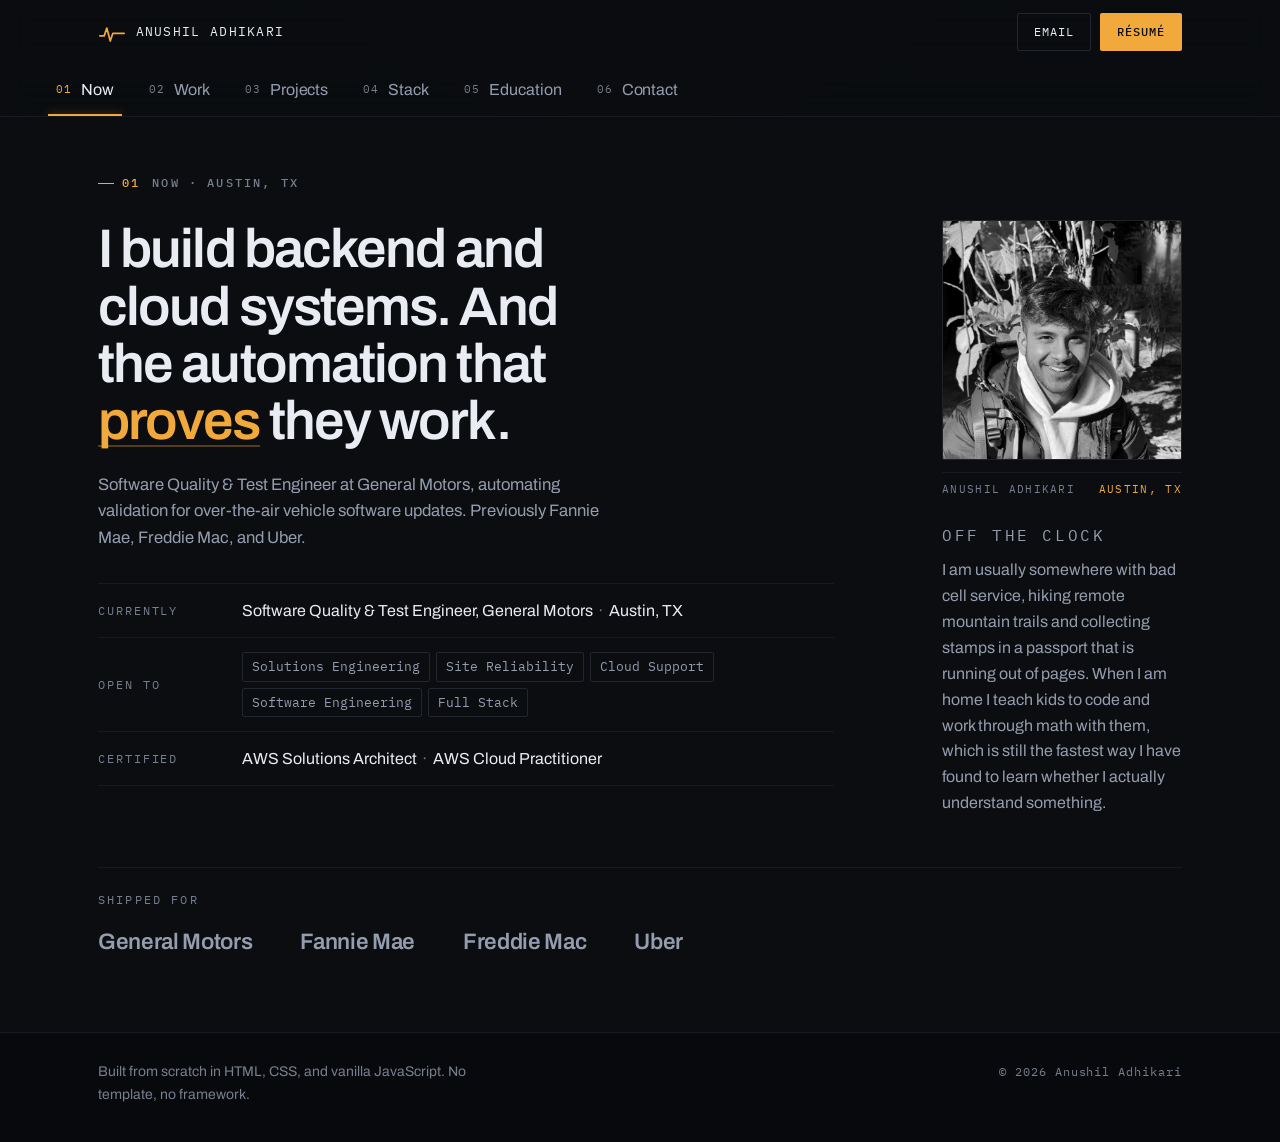
<file: index.html>
<!DOCTYPE html>
<html lang="en">
<head>
<meta charset="utf-8">
<meta name="viewport" content="width=device-width, initial-scale=1">
<title>Anushil Adhikari · Software Quality &amp; Test Engineer</title>

<meta name="description" content="Anushil Adhikari is a Software Quality and Test Engineer at General Motors in Austin, TX, automating validation for over-the-air vehicle software updates. Previously Fannie Mae, Freddie Mac, and Uber.">
<meta name="author" content="Anushil Adhikari">
<link rel="canonical" href="https://anushiladhikari.com/">

<meta property="og:type" content="website">
<meta property="og:url" content="https://anushiladhikari.com/">
<meta property="og:title" content="Anushil Adhikari, Software Quality &amp; Test Engineer">
<meta property="og:description" content="I build backend and cloud systems. And the automation that proves they work. Currently at General Motors. Previously Fannie Mae, Freddie Mac, and Uber.">
<meta property="og:image" content="https://anushiladhikari.com/images/profile.jpg">
<meta name="twitter:card" content="summary_large_image">

<link rel="icon" href="data:image/svg+xml,%3Csvg xmlns='http://www.w3.org/2000/svg' viewBox='0 0 32 32'%3E%3Crect width='32' height='32' rx='6' fill='%230B0D10'/%3E%3Cpath d='M6 20h5l3-9 4 13 3-7h5' fill='none' stroke='%23F2A93B' stroke-width='2.4' stroke-linecap='round' stroke-linejoin='round'/%3E%3C/svg%3E">

<link rel="preconnect" href="https://fonts.googleapis.com">
<link rel="preconnect" href="https://fonts.gstatic.com" crossorigin>
<link rel="stylesheet" href="https://fonts.googleapis.com/css2?family=Archivo:wght@400;500;600;700&family=IBM+Plex+Mono:wght@400;500&display=swap">
<link rel="stylesheet" href="css/site.css">

<!-- Tabs engage only when JS can drive them; without it every panel stays visible. -->
<script>document.documentElement.className += " js";</script>
</head>

<body>

<!-- Warm light that follows the pointer. -->
<div class="glow" aria-hidden="true"></div>

<a class="skip-link" href="#main">Skip to content</a>

<!-- ============================================================
     Top bar
     ============================================================ -->
<header class="topbar">
  <div class="topbar__inner">
    <a class="brand" href="#now">
      <svg class="brand__mark" viewBox="0 0 32 24" aria-hidden="true" focusable="false">
        <path d="M2 16h5l3-9 4 15 3-9h13" fill="none" stroke="currentColor" stroke-width="2" stroke-linecap="round" stroke-linejoin="round"/>
      </svg>
      <span class="brand__name">Anushil Adhikari</span>
    </a>

    <div class="topbar__actions">
      <a class="btn btn--ghost" href="mailto:anushil7a@gmail.com">Email</a>
      <a class="btn btn--solid" href="https://drive.google.com/file/d/10M2tpMH_hxz3T8ksM12cPZLUkrFtgV6O/view?usp=sharing" target="_blank" rel="noopener noreferrer">Résumé</a>
    </div>
  </div>
</header>

<!-- ============================================================
     Tab bar
     ============================================================ -->
<nav class="tabs" aria-label="Sections">
  <div class="tabs__inner" id="tablist">
    <a class="tab" href="#now"       id="tab-now"><span class="tab__idx">01</span><span class="tab__name">Now</span></a>
    <a class="tab" href="#work"      id="tab-work"><span class="tab__idx">02</span><span class="tab__name">Work</span></a>
    <a class="tab" href="#projects"  id="tab-projects"><span class="tab__idx">03</span><span class="tab__name">Projects</span></a>
    <a class="tab" href="#stack"     id="tab-stack"><span class="tab__idx">04</span><span class="tab__name">Stack</span></a>
    <a class="tab" href="#education" id="tab-education"><span class="tab__idx">05</span><span class="tab__name">Education</span></a>
    <a class="tab" href="#contact"   id="tab-contact"><span class="tab__idx">06</span><span class="tab__name">Contact</span></a>
    <span class="tabs__head" id="tabsHead" aria-hidden="true"></span>
  </div>
</nav>

<main id="main">

<!-- ============================================================
     01 · Now
     ============================================================ -->
<section class="panel" id="now" aria-labelledby="tab-now">
  <div class="shell">

    <p class="eyebrow"><span class="eyebrow__idx">01</span> Now &middot; Austin, TX</p>

    <div class="now">
      <div class="now__main">
        <h1 class="now__title">
          I build backend and cloud systems. And the automation that <em>proves</em> they work.
        </h1>

        <p class="now__lede">
          Software Quality &amp; Test Engineer at General Motors, automating validation for
          over-the-air vehicle software updates. Previously Fannie Mae, Freddie Mac, and Uber.
        </p>

        <dl class="status">
          <div class="status__row">
            <dt>Currently</dt>
            <dd>Software Quality &amp; Test Engineer, General Motors <span class="status__sep">·</span> Austin, TX</dd>
          </div>
          <div class="status__row">
            <dt>Open to</dt>
            <dd class="status__tags">
              <span>Solutions Engineering</span>
              <span>Site Reliability</span>
              <span>Cloud Support</span>
              <span>Software Engineering</span>
              <span>Full Stack</span>
            </dd>
          </div>
          <div class="status__row">
            <dt>Certified</dt>
            <dd>AWS Solutions Architect <span class="status__sep">·</span> AWS Cloud Practitioner</dd>
          </div>
        </dl>
      </div>

      <aside class="now__aside">
        <figure class="portrait">
          <img src="images/profile.jpg" width="675" height="900" alt="Anushil Adhikari" decoding="async">
          <figcaption>Anushil Adhikari <span>Austin, TX</span></figcaption>
        </figure>
        <div class="bio">
          <p class="bio__label">Off the clock</p>
          <p>
            I am usually somewhere with bad cell service, hiking remote mountain trails and
            collecting stamps in a passport that is running out of pages. When I am home I teach
            kids to code and work through math with them, which is still the fastest way I have
            found to learn whether I actually understand something.
          </p>
        </div>
      </aside>
    </div>

    <div class="marks">
      <p class="marks__label">Shipped for</p>
      <ul class="marks__list">
        <li>General Motors</li>
        <li>Fannie Mae</li>
        <li>Freddie Mac</li>
        <li>Uber</li>
      </ul>
    </div>

  </div>
</section>

<!-- ============================================================
     02 · Work
     ============================================================ -->
<section class="panel" id="work" aria-labelledby="tab-work">
  <div class="shell">

    <header class="panel__head">
      <p class="eyebrow"><span class="eyebrow__idx">02</span> Work</p>
      <h2 class="panel__title">Seven roles, reverse chronological.</h2>
    </header>

    <article class="role role--lead">
      <div class="role__top">
        <div>
          <h3 class="role__org"><span class="role__pulse" aria-hidden="true"></span>General Motors</h3>
          <p class="role__title">Software Quality &amp; Test Engineer</p>
        </div>
        <div class="role__when">
          <p class="role__date">Mar 2026 – Present</p>
          <p class="role__place">Austin, TX</p>
        </div>
      </div>

      <ul class="role__points">
        <li>Lead test automation for GM's over-the-air update pipeline. Defect detection up <strong>~30%</strong>.</li>
        <li>Jenkins CI/CD pipelines wired to Git. Regression cycles down <strong>~35%</strong>.</li>
        <li>Nightly runs trigger on every repo change, replacing manual execution.</li>
        <li>Built a framework that proves coverage from parsed CAN, OTA, IPC, and VCU logs.</li>
      </ul>

      <ul class="chips chips--sm">
        <li>Python</li><li>Robot Framework</li><li>Jenkins</li><li>CI/CD</li><li>Git</li>
      </ul>
    </article>

    <div class="role-grid">

      <article class="role">
        <p class="role__date">Oct 2025 – Dec 2025</p>
        <h3 class="role__org">BizArch Solutions</h3>
        <p class="role__title">AI Engineer Intern</p>
        <ul class="role__points">
          <li>Reusable RAG pipeline with FAISS. Caching cut redundant LLM calls <strong>60%</strong>.</li>
          <li>Backend pipeline handling <strong>100+ support cases</strong> per cycle from S3.</li>
        </ul>
        <ul class="chips chips--sm"><li>Python</li><li>FAISS</li><li>RAG</li><li>AWS S3</li></ul>
      </article>

      <article class="role">
        <p class="role__date">Jun 2025 – Aug 2025</p>
        <h3 class="role__org">Fannie Mae</h3>
        <p class="role__title">Full Stack Engineer Intern</p>
        <ul class="role__points">
          <li>Angular and TypeScript analytics dashboard. Turnaround down <strong>30%</strong>.</li>
          <li>Karate, JUnit, and Spring Boot suites on Gradle CI. Regressions down <strong>~40%</strong>.</li>
        </ul>
        <ul class="chips chips--sm"><li>Angular</li><li>TypeScript</li><li>PostgreSQL</li><li>Spring Boot</li></ul>
      </article>

      <article class="role">
        <p class="role__date">Sep 2024 – Dec 2024</p>
        <h3 class="role__org">Colvin Run</h3>
        <p class="role__title">AI Engineer Intern</p>
        <ul class="role__points">
          <li>TensorFlow and PyTorch platform for supply chain security. Counterfeit identification <strong>15%</strong> faster.</li>
        </ul>
        <ul class="chips chips--sm"><li>TensorFlow</li><li>PyTorch</li><li>Python</li></ul>
      </article>

      <article class="role">
        <p class="role__date">May 2024 – Aug 2024</p>
        <h3 class="role__org">Freddie Mac</h3>
        <p class="role__title">Software Engineer Intern</p>
        <ul class="role__points">
          <li>Backend throughput up <strong>30%</strong> via SQL, REST, indexing, and caching.</li>
          <li>Database load down <strong>50%</strong>, stabilizing Spark reporting pipelines.</li>
        </ul>
        <ul class="chips chips--sm"><li>Python</li><li>SQL</li><li>REST</li><li>Spark</li></ul>
      </article>

      <article class="role">
        <p class="role__date">Jan 2024 – May 2024</p>
        <h3 class="role__org">Solvitur Systems</h3>
        <p class="role__title">Cyber Security Intern</p>
        <ul class="role__points">
          <li>End to end testing, agile QA, static code analysis, and penetration testing.</li>
        </ul>
        <ul class="chips chips--sm"><li>Static analysis</li><li>Pen testing</li><li>Agile QA</li></ul>
      </article>

      <article class="role">
        <p class="role__date">Jan 2023 – Aug 2023</p>
        <h3 class="role__org">Uber</h3>
        <p class="role__title">Fellowship</p>
        <ul class="role__points">
          <li>SQL predictive pricing models. Forecast accuracy up <strong>15%</strong>, margins up <strong>10%</strong>.</li>
        </ul>
        <ul class="chips chips--sm"><li>SQL</li><li>Data pipelines</li><li>Forecasting</li></ul>
      </article>

    </div>
  </div>
</section>

<!-- ============================================================
     03 · Projects (drag or swipe, no stepper)
     ============================================================ -->
<section class="panel" id="projects" aria-labelledby="tab-projects">
  <div class="shell">

    <header class="panel__head">
      <p class="eyebrow"><span class="eyebrow__idx">03</span> Projects</p>
      <h2 class="panel__title">Four things I built end to end.</h2>
    </header>

    <div class="rail__jump" id="railJump">
      <button class="jump" type="button" data-go="0">OutfitGenie</button>
      <button class="jump" type="button" data-go="1">FinTech Risk Analyzer</button>
      <button class="jump" type="button" data-go="2">getSense AI</button>
      <button class="jump" type="button" data-go="3">NomNote</button>
    </div>

    <div class="rail" id="rail" tabindex="0" aria-label="Projects. Drag, swipe, or use the arrow keys.">

      <!-- OutfitGenie -->
      <article class="slide">
        <figure class="slide__media">
          <video controls preload="none" poster="images/outfit.png" playsinline aria-label="OutfitGenie demo video">
            <source src="images/outfitVid.mp4" type="video/mp4">
            Your browser doesn't support embedded video. <a href="images/outfitVid.mp4">Download the demo</a>.
          </video>
        </figure>

        <div class="slide__text">
          <p class="slide__kind">Full stack &middot; Applied AI</p>
          <h3 class="slide__name">OutfitGenie</h3>
          <p class="slide__summary">Turns your actual closet into outfit recommendations.</p>

          <dl class="pao">
            <div><dt>Problem</dt><dd>People own more clothes than they can track, so "what do I wear" gets decided on incomplete information.</dd></div>
            <div><dt>Approach</dt><dd>Catalog the wardrobe from photos, describe items with OpenAI Vision, pair a recommendation engine with a stylist chat.</dd></div>
            <div><dt>Outcome</dt><dd><strong>350+ users</strong>, <strong>5,000+ generations</strong>, <strong>~85% positive</strong>. Latency down <strong>~25%</strong> under load.</dd></div>
          </dl>

          <ul class="chips"><li>React</li><li>Flask</li><li>PostgreSQL</li><li>OpenAI Vision</li></ul>
          <p class="slide__links">
            <a class="link-arrow" href="https://github.com/anushil7a/OutfitGenie" target="_blank" rel="noopener noreferrer">View repository<span aria-hidden="true">↗</span></a>
          </p>
        </div>
      </article>

      <!-- FinTech Risk Analyzer -->
      <article class="slide">
        <figure class="slide__media">
          <video controls preload="none" poster="images/risk.png" playsinline aria-label="FinTech Risk Analyzer demo video">
            <source src="images/Risk.mp4" type="video/mp4">
            Your browser doesn't support embedded video. <a href="images/Risk.mp4">Download the demo</a>.
          </video>
        </figure>

        <div class="slide__text">
          <p class="slide__kind">Machine learning &middot; Fraud</p>
          <h3 class="slide__name">FinTech Risk Analyzer</h3>
          <p class="slide__summary">Fraud detection that explains itself.</p>

          <dl class="pao">
            <div><dt>Problem</dt><dd>Fraud signal lives between transactions, across merchant, device, and geography, not in any single row.</dd></div>
            <div><dt>Approach</dt><dd>ML scoring plus a rule layer, with a plain language explanation attached to every flag.</dd></div>
            <div><dt>Outcome</dt><dd>A dashboard that ranks transactions by risk and shows its reasoning, so it stays auditable.</dd></div>
          </dl>

          <ul class="chips"><li>Python</li><li>Machine learning</li><li>Rule engine</li><li>Dashboard</li></ul>
          <p class="slide__links">
            <a class="link-arrow" href="https://github.com/anushil7a/FinTech-Risk-Analyzer" target="_blank" rel="noopener noreferrer">View repository<span aria-hidden="true">↗</span></a>
          </p>
        </div>
      </article>

      <!-- getSense AI -->
      <article class="slide">
        <figure class="slide__media slide__media--panel">
          <ul class="readout">
            <li><span class="readout__key">Users</span><span class="readout__val" data-count="150" data-suffix="+">150+</span></li>
            <li><span class="readout__key">Categorization accuracy</span><span class="readout__val" data-count="90" data-prefix="~" data-suffix="%">~90%</span></li>
            <li><span class="readout__key">Manual entry</span><span class="readout__val" data-count="50" data-prefix="−" data-suffix="%">−50%</span></li>
            <li><span class="readout__key">Retrieval time</span><span class="readout__val" data-count="35" data-prefix="−" data-suffix="%">−35%</span></li>
          </ul>
        </figure>

        <div class="slide__text">
          <p class="slide__kind">Android &middot; On-device ML</p>
          <h3 class="slide__name">getSense AI</h3>
          <p class="slide__summary">A budgeting app that stops asking you to type in receipts.</p>

          <dl class="pao">
            <div><dt>Problem</dt><dd>Budgeting apps fail for a behavioral reason: manual entry is tedious enough that people quietly stop.</dd></div>
            <div><dt>Approach</dt><dd>Reads receipts with OCR, categorizes with an ML classifier, and searches your history in plain language.</dd></div>
            <div><dt>Outcome</dt><dd><strong>150+ users</strong> at <strong>~90% accuracy</strong>, halving manual entry.</dd></div>
          </dl>

          <ul class="chips"><li>Java</li><li>Room DB</li><li>OCR</li><li>ML classification</li></ul>
        </div>
      </article>

      <!-- NomNote -->
      <article class="slide">
        <figure class="slide__media">
          <video controls preload="none" poster="images/NomTrackerPic.png" playsinline aria-label="NomNote demo video">
            <source src="images/NomFood.mp4" type="video/mp4">
            Your browser doesn't support embedded video. <a href="images/NomFood.mp4">Download the demo</a>.
          </video>
        </figure>

        <div class="slide__text">
          <p class="slide__kind">Full stack &middot; Maps</p>
          <h3 class="slide__name">NomNote</h3>
          <p class="slide__summary">A food journal for what was worth going back for.</p>

          <dl class="pao">
            <div><dt>Problem</dt><dd>Meal notes scatter across camera rolls and group chats.</dd></div>
            <div><dt>Approach</dt><dd>One record per meal, with rating, notes, and photos tied to real places through Google Maps.</dd></div>
            <div><dt>Outcome</dt><dd>A searchable, location aware history of your own taste.</dd></div>
          </dl>

          <ul class="chips"><li>React</li><li>Node.js</li><li>MySQL</li><li>Google Maps</li></ul>
          <p class="slide__links">
            <a class="link-arrow" href="https://github.com/anushil7a/NomNote" target="_blank" rel="noopener noreferrer">View repository<span aria-hidden="true">↗</span></a>
          </p>
        </div>
      </article>

    </div>

    <div class="rail__progress" aria-hidden="true"><span id="railProgress"></span></div>
  </div>
</section>

<!-- ============================================================
     04 · Stack
     ============================================================ -->
<section class="panel" id="stack" aria-labelledby="tab-stack">
  <div class="shell">

    <header class="panel__head">
      <p class="eyebrow"><span class="eyebrow__idx">04</span> Stack</p>
      <h2 class="panel__title">What I work in.</h2>
    </header>

    <p class="probe" id="stackProbe" aria-hidden="true">
      <span class="probe__idle">Point at anything below to see where I have used it.</span>
      <span class="probe__out"><span class="probe__name"></span><span class="probe__where"></span></span>
    </p>

    <div class="stack">
      <section class="stack__group">
        <h3 class="rule-label">Languages</h3>
        <ul class="chips chips--lg">
          <li data-where="General Motors, Freddie Mac, BizArch, Colvin Run">Python</li>
          <li data-where="getSense AI">Java</li>
          <li data-where="OutfitGenie, NomNote">JavaScript</li>
          <li data-where="Fannie Mae">TypeScript</li>
          <li>C / C++</li>
          <li>Go</li>
          <li data-where="Every project on this site">HTML / CSS</li>
        </ul>
      </section>

      <section class="stack__group">
        <h3 class="rule-label">Frameworks &amp; Tools</h3>
        <ul class="chips chips--lg">
          <li data-where="OutfitGenie, NomNote">React</li>
          <li data-where="NomNote">Node.js</li>
          <li data-where="Fannie Mae">Angular</li>
          <li>Express</li>
          <li>Next.js</li>
          <li data-where="Fannie Mae">Spring Boot</li>
          <li>Django</li>
          <li data-where="OutfitGenie">Flask</li>
        </ul>
      </section>

      <section class="stack__group">
        <h3 class="rule-label">Cloud &amp; DevOps</h3>
        <ul class="chips chips--lg">
          <li data-where="BizArch, plus two AWS certifications">AWS</li>
          <li>Azure</li>
          <li>Docker</li>
          <li>Kubernetes</li>
          <li data-where="General Motors">Jenkins</li>
          <li data-where="General Motors, Fannie Mae">CI/CD</li>
          <li data-where="General Motors">Git</li>
          <li>Unix</li>
        </ul>
      </section>

      <section class="stack__group">
        <h3 class="rule-label">Data</h3>
        <ul class="chips chips--lg">
          <li data-where="Freddie Mac, Uber">SQL</li>
          <li>NoSQL</li>
          <li data-where="OutfitGenie, Fannie Mae">PostgreSQL</li>
          <li>MongoDB</li>
        </ul>
      </section>
    </div>

  </div>
</section>

<!-- ============================================================
     05 · Education
     ============================================================ -->
<section class="panel" id="education" aria-labelledby="tab-education">
  <div class="shell">

    <header class="panel__head">
      <p class="eyebrow"><span class="eyebrow__idx">05</span> Education</p>
      <h2 class="panel__title">Degree and certifications.</h2>
    </header>

    <div class="creds">

      <article class="cred is-open">
        <button class="cred__toggle" type="button" aria-expanded="true" aria-controls="cred-bs">
          <span class="cred__date">Jul 2022 – Dec 2025</span>
          <span class="cred__name">Bachelor of Science, Computer Science</span>
          <span class="cred__org">George Mason University</span>
          <span class="cred__sign" aria-hidden="true"></span>
        </button>
        <div class="cred__detail" id="cred-bs">
          <ul class="facts">
            <li><span>Location</span><b>Fairfax, Virginia</b></li>
            <li><span>Graduated</span><b>December 2025</b></li>
            <li><span>GPA</span><b>3.8</b></li>
          </ul>
          <p class="cred__link">
            <a class="link-arrow" href="https://www.gmu.edu/" target="_blank" rel="noopener noreferrer">George Mason University<span aria-hidden="true">↗</span></a>
          </p>
        </div>
      </article>

      <article class="cred">
        <button class="cred__toggle" type="button" aria-expanded="false" aria-controls="cred-saa">
          <span class="cred__date">Certification</span>
          <span class="cred__name">AWS Certified Solutions Architect, Associate</span>
          <span class="cred__org">Amazon Web Services</span>
          <span class="cred__sign" aria-hidden="true"></span>
        </button>
        <div class="cred__detail" id="cred-saa" hidden>
          <p class="cred__blurb">The exam covers four domains:</p>
          <ul class="domains">
            <li>Design secure architectures</li>
            <li>Design resilient architectures</li>
            <li>Design high performing architectures</li>
            <li>Design cost optimized architectures</li>
          </ul>
        </div>
      </article>

      <article class="cred">
        <button class="cred__toggle" type="button" aria-expanded="false" aria-controls="cred-cp">
          <span class="cred__date">Jan 2024 – Jan 2027</span>
          <span class="cred__name">AWS Certified Cloud Practitioner</span>
          <span class="cred__org">Amazon Web Services</span>
          <span class="cred__sign" aria-hidden="true"></span>
        </button>
        <div class="cred__detail" id="cred-cp" hidden>
          <ul class="facts">
            <li><span>Credential ID</span><b>V527YX1DQEV11ZSP</b></li>
            <li><span>Valid through</span><b>January 2027</b></li>
          </ul>
          <div class="validity" data-from="2024-01-01" data-to="2027-01-01">
            <div class="validity__bar"><span></span></div>
            <p class="validity__note"></p>
          </div>
          <p class="cred__link">
            <a class="link-arrow" href="https://cp.certmetrics.com/amazon/en/public/verify/credential" target="_blank" rel="noopener noreferrer">Verify credential<span aria-hidden="true">↗</span></a>
          </p>
        </div>
      </article>

    </div>
  </div>
</section>

<!-- ============================================================
     06 · Contact
     ============================================================ -->
<section class="panel" id="contact" aria-labelledby="tab-contact">
  <div class="shell">

    <header class="panel__head">
      <p class="eyebrow"><span class="eyebrow__idx">06</span> Contact</p>
      <h2 class="panel__title">Hiring, or just want to compare notes?</h2>
    </header>

    <div class="contact">

      <div class="contact__direct">
        <h3 class="rule-label">Direct</h3>
        <ul class="contact__links">
          <li>
            <a href="mailto:anushil7a@gmail.com">
              <span class="contact__key">Email</span>
              <span class="contact__val">anushil7a@gmail.com</span>
            </a>
          </li>
          <li>
            <a href="https://www.linkedin.com/in/anushil-adhikari/" target="_blank" rel="noopener noreferrer">
              <span class="contact__key">LinkedIn</span>
              <span class="contact__val">in/anushil-adhikari<span class="contact__ext" aria-hidden="true">↗</span></span>
            </a>
          </li>
          <li>
            <a href="https://github.com/anushil7a" target="_blank" rel="noopener noreferrer">
              <span class="contact__key">GitHub</span>
              <span class="contact__val">@anushil7a<span class="contact__ext" aria-hidden="true">↗</span></span>
            </a>
          </li>
          <li>
            <a href="https://drive.google.com/file/d/10M2tpMH_hxz3T8ksM12cPZLUkrFtgV6O/view?usp=sharing" target="_blank" rel="noopener noreferrer">
              <span class="contact__key">Résumé</span>
              <span class="contact__val">PDF<span class="contact__ext" aria-hidden="true">↗</span></span>
            </a>
          </li>
        </ul>
      </div>

      <div class="contact__form-wrap">
        <h3 class="rule-label">Send a message</h3>
        <form class="form" id="contactForm" method="POST" action="https://formspree.io/f/mpwanawg" novalidate>
          <div class="form__pair">
            <div class="field">
              <label for="cf-name">Name</label>
              <input id="cf-name" name="name" type="text" autocomplete="name" required minlength="2">
            </div>
            <div class="field">
              <label for="cf-email">Email</label>
              <input id="cf-email" name="_replyto" type="email" autocomplete="email" required>
            </div>
          </div>
          <div class="field">
            <label for="cf-subject">Subject <span class="field__opt">optional</span></label>
            <input id="cf-subject" name="_subject" type="text">
          </div>
          <div class="field">
            <label for="cf-message">Message</label>
            <textarea id="cf-message" name="message" rows="4" required minlength="10"></textarea>
          </div>
          <button class="btn btn--solid" type="submit">Send message</button>
          <p class="form__status" id="formStatus" role="status" aria-live="polite"></p>
        </form>
      </div>

    </div>
  </div>
</section>

</main>

<footer class="footer">
  <div class="shell footer__inner">
    <p class="footer__note">Built from scratch in HTML, CSS, and vanilla JavaScript. No template, no framework.</p>
    <p class="footer__meta">© <span id="year">2026</span> Anushil Adhikari</p>
  </div>
</footer>

<script src="js/site.js" defer></script>
</body>
</html>
</file>
<file: css/site.css>
/* ============================================================
   Anushil Adhikari — anushiladhikari.com
   Design direction: "diagnostic readout"
   Deep blue-black ground under a hex mesh that lights up around
   the pointer, a single sodium-amber signal, an engineered
   grotesque paired with a mono utility face.
   ============================================================ */

/* ---------- Tokens ---------------------------------------- */

:root {
  /* Surface */
  --ink:          #0B0D10;
  --ink-raised:   #12151A;
  --ink-sunken:   #08090C;

  /* Structure */
  --line:         #22272F;
  --line-soft:    #171B21;

  /* Text */
  --paper:        #E9ECF2;
  --mist:         #949DAE;
  --mist-dim:     #767F8E;   /* 4.8:1 on --ink; the mono labels are small, so they clear AA */

  /* Signal — the one accent */
  --signal:       #F2A93B;
  --signal-hi:    #FFC260;
  --signal-soft:  rgba(242, 169, 59, 0.14);
  --signal-line:  rgba(242, 169, 59, 0.32);

  /* Alert — used only for form validation */
  --alert:        #F09070;

  /* Type */
  --font-sans: "Archivo", "Helvetica Neue", Helvetica, Arial, sans-serif;
  --font-mono: "IBM Plex Mono", ui-monospace, SFMono-Regular, Menlo, Consolas, monospace;
  --label:     0.75rem;      /* shared size for the small mono labels */

  /* Metrics */
  --shell:        1180px;
  --gutter:       clamp(1.25rem, 4.5vw, 3rem);
  --topbar-h:     4rem;
  --tabs-h:       3.25rem;

  --ease: cubic-bezier(0.22, 0.61, 0.36, 1);
}

/* ---------- Reset ----------------------------------------- */

*,
*::before,
*::after { box-sizing: border-box; }

html {
  -webkit-text-size-adjust: 100%;
  scroll-behavior: smooth;
  scroll-padding-top: calc(var(--topbar-h) + var(--tabs-h) + 1rem);
}

body {
  margin: 0;
  min-height: 100vh;
  display: flex;
  flex-direction: column;
  background: var(--ink);
  color: var(--paper);
  font-family: var(--font-sans);
  font-size: 1.0625rem;
  line-height: 1.62;
  -webkit-font-smoothing: antialiased;
  -moz-osx-font-smoothing: grayscale;
  overflow-x: hidden;
}

h1, h2, h3, h4, p, dl, dd, figure, ol, ul { margin: 0; }
ol, ul { padding: 0; list-style: none; }
img, video { max-width: 100%; display: block; }
button { font: inherit; color: inherit; }

a {
  color: var(--paper);
  text-decoration: none;
  transition: color 0.18s var(--ease);
}

:focus-visible {
  outline: 2px solid var(--signal);
  outline-offset: 3px;
  border-radius: 2px;
}

::selection {
  background: var(--signal);
  color: var(--ink);
}

.skip-link {
  position: absolute;
  left: 1rem;
  top: -100%;
  z-index: 200;
  padding: 0.7rem 1.1rem;
  background: var(--signal);
  color: var(--ink);
  font-family: var(--font-mono);
  font-size: 0.8125rem;
  transition: top 0.2s var(--ease);
}
.skip-link:focus { top: 1rem; }

.shell {
  width: 100%;
  max-width: var(--shell);
  margin-inline: auto;
  padding-inline: var(--gutter);
}

/* ---------- Pointer glow ---------------------------------- */
/* Ambient warmth, not a flashlight. One wide, very faint wash
   with no hotspot under the cursor, and JS eases it along a
   step behind the pointer so it drifts instead of snapping. */

.glow {
  position: fixed;
  inset: 0;
  z-index: -1;
  pointer-events: none;
  background: radial-gradient(circle 760px at var(--mx, 50%) var(--my, -40%),
    rgba(242, 169, 59, 0.055), rgba(242, 169, 59, 0.022) 42%, transparent 70%);
  transition: opacity 0.6s var(--ease);
}

/* No pointer to follow, no glow. */
@media (hover: none) {
  .glow { display: none; }
}

/* ---------- Shared type ----------------------------------- */

.eyebrow {
  font-family: var(--font-mono);
  font-size: var(--label);
  font-weight: 500;
  letter-spacing: 0.18em;
  text-transform: uppercase;
  color: var(--mist-dim);
  display: flex;
  align-items: center;
  gap: 0.75rem;
  white-space: nowrap;
}

.eyebrow__idx {
  color: var(--signal);
  position: relative;
  padding-left: 1.5rem;
}
.eyebrow__idx::before {
  content: "";
  position: absolute;
  left: 0;
  top: 50%;
  width: 1rem;
  height: 1px;
  background: var(--signal);
}

.rule-label {
  font-family: var(--font-mono);
  font-size: var(--label);
  font-weight: 500;
  letter-spacing: 0.18em;
  text-transform: uppercase;
  color: var(--mist-dim);
  margin-bottom: 1rem;
  padding-bottom: 0.6rem;
  border-bottom: 1px solid var(--line-soft);
}

.badge {
  font-family: var(--font-mono);
  font-size: var(--label);
  letter-spacing: 0.08em;
  color: var(--mist);
  border: 1px solid var(--line);
  border-radius: 2px;
  padding: 0.15rem 0.5rem;
}

/* ---------- Top bar --------------------------------------- */

.topbar {
  position: sticky;
  top: 0;
  z-index: 100;
  height: var(--topbar-h);
  display: flex;
  align-items: center;
  background: rgba(11, 13, 16, 0.9);
  background: color-mix(in srgb, var(--ink) 90%, transparent);
  backdrop-filter: blur(14px) saturate(140%);
  -webkit-backdrop-filter: blur(14px) saturate(140%);
}

.topbar__inner {
  width: 100%;
  max-width: var(--shell);
  margin-inline: auto;
  padding-inline: var(--gutter);
  display: flex;
  align-items: center;
  justify-content: space-between;
  gap: 1.5rem;
}

.brand {
  display: inline-flex;
  align-items: center;
  gap: 0.6rem;
  font-family: var(--font-mono);
  font-size: 0.8125rem;
  letter-spacing: 0.1em;
  text-transform: uppercase;
  color: var(--paper);
  min-width: 0;
}
.brand__mark {
  width: 1.75rem;
  height: 1.3rem;
  color: var(--signal);
  flex: none;
  transition: transform 0.3s var(--ease);
}
.brand__name { overflow: hidden; text-overflow: ellipsis; white-space: nowrap; }
.brand:hover { color: var(--signal); }
.brand:hover .brand__mark { transform: scaleY(1.35); }

.topbar__actions { display: flex; gap: 0.6rem; flex: none; }

/* ---------- Buttons --------------------------------------- */

.btn {
  display: inline-flex;
  align-items: center;
  justify-content: center;
  gap: 0.5rem;
  padding: 0.5rem 1rem;
  border-radius: 2px;
  border: 1px solid transparent;
  font-family: var(--font-mono);
  font-size: 0.75rem;
  letter-spacing: 0.08em;
  text-transform: uppercase;
  cursor: pointer;
  white-space: nowrap;
  transition: background 0.2s var(--ease), color 0.2s var(--ease),
              border-color 0.2s var(--ease), transform 0.2s var(--ease);
}

.btn--solid { background: var(--signal); color: var(--ink); font-weight: 500; }
.btn--solid:hover { background: var(--signal-hi); color: var(--ink); transform: translateY(-1px); }
.btn--solid:disabled { opacity: 0.55; cursor: default; transform: none; }

.btn--ghost { border-color: var(--line); color: var(--paper); }
.btn--ghost:hover { border-color: var(--signal-line); color: var(--signal); transform: translateY(-1px); }

.form .btn { padding: 0.7rem 1.35rem; font-size: 0.8125rem; }

/* ---------- Tab bar --------------------------------------- */

.tabs {
  position: sticky;
  top: var(--topbar-h);
  z-index: 99;
  background: rgba(11, 13, 16, 0.9);
  background: color-mix(in srgb, var(--ink) 90%, transparent);
  backdrop-filter: blur(14px) saturate(140%);
  -webkit-backdrop-filter: blur(14px) saturate(140%);
  border-bottom: 1px solid var(--line-soft);
  overflow-x: auto;
  overflow-y: hidden;
  scrollbar-width: none;
  -webkit-overflow-scrolling: touch;
}
.tabs::-webkit-scrollbar { display: none; }

.tabs__inner {
  position: relative;
  width: max-content;
  min-width: 100%;
  max-width: var(--shell);
  margin-inline: auto;
  padding-inline: var(--gutter);
  display: flex;
  align-items: stretch;
  gap: clamp(0.25rem, 1.5vw, 1.25rem);
}

.tab {
  display: inline-flex;
  align-items: center;
  gap: 0.55rem;
  height: var(--tabs-h);
  padding-inline: 0.5rem;
  color: var(--mist);
  white-space: nowrap;
  transition: color 0.2s var(--ease);
}

.tab__idx {
  font-family: var(--font-mono);
  font-size: 0.6875rem;
  letter-spacing: 0.1em;
  color: var(--mist-dim);
  transition: color 0.2s var(--ease), transform 0.2s var(--ease);
}

.tab__name { font-size: 1rem; letter-spacing: -0.005em; }

.tab:hover { color: var(--paper); }
.tab:hover .tab__idx { color: var(--signal); transform: translateY(-1px); }

.tab[aria-selected="true"] { color: var(--paper); }
.tab[aria-selected="true"] .tab__idx { color: var(--signal); }

.tabs__head {
  position: absolute;
  left: 0;
  bottom: 0;
  height: 2px;
  width: 0;
  background: var(--signal);
  box-shadow: 0 0 10px rgba(242, 169, 59, 0.5);
  opacity: 0;
  transform: translateX(0);
  transition: transform 0.32s var(--ease), width 0.32s var(--ease), opacity 0.2s var(--ease);
  will-change: transform, width;
}
.tabs__head.is-ready { opacity: 1; }

html:not(.js) .tabs__head { display: none; }

/* ---------- Panels ---------------------------------------- */

.panel { padding-block: clamp(2.25rem, 4.5vw, 3.5rem) clamp(3rem, 6vw, 4.5rem); }
.panel[hidden] { display: none; }
.panel:focus-visible { outline-offset: -3px; }

html:not(.js) .panel + .panel { border-top: 1px solid var(--line-soft); }

.panel__head { margin-bottom: clamp(1.75rem, 3.5vw, 2.75rem); }

.panel__title {
  margin-top: 0.85rem;
  font-size: clamp(1.5rem, 2.8vw, 2.1rem);
  font-weight: 600;
  line-height: 1.14;
  letter-spacing: -0.025em;
  max-width: 24ch;
  text-wrap: balance;
}

/* ---------- 01 · Now -------------------------------------- */

.now {
  display: grid;
  gap: clamp(2rem, 4vw, 3.5rem);
  margin-top: 1.75rem;
}

.now__title {
  font-size: clamp(2.1rem, 4.6vw, 3.4rem);
  font-weight: 600;
  line-height: 1.05;
  letter-spacing: -0.035em;
  max-width: 19ch;
  text-wrap: balance;
}

.now__title em {
  font-style: normal;
  color: var(--signal);
  position: relative;
  white-space: nowrap;
}
.now__title em::after {
  content: "";
  position: absolute;
  left: 0;
  right: 0;
  bottom: 0.06em;
  height: 2px;
  background: var(--signal-line);
}

.now__lede {
  margin-top: 1.35rem;
  max-width: 52ch;
  color: var(--mist);
  font-size: clamp(1rem, 1.3vw, 1.1875rem);
}

.status {
  margin-top: 2rem;
  border-top: 1px solid var(--line-soft);
  max-width: 46rem;
}

.status__row {
  display: grid;
  gap: 0.35rem 1.5rem;
  padding-block: 0.85rem;
  border-bottom: 1px solid var(--line-soft);
  align-items: center;
}

.status dt {
  font-family: var(--font-mono);
  font-size: var(--label);
  letter-spacing: 0.16em;
  text-transform: uppercase;
  color: var(--mist-dim);
}

.status dd { margin: 0; font-size: 1rem; color: var(--paper); }
.status__sep { color: var(--mist-dim); padding-inline: 0.15rem; }

/* Roles he is open to read better as discrete tags */
.status__tags { display: flex; flex-wrap: wrap; gap: 0.4rem; }
.status__tags span {
  font-family: var(--font-mono);
  font-size: 0.8125rem;
  color: var(--mist);
  border: 1px solid var(--line);
  border-radius: 2px;
  padding: 0.2rem 0.55rem;
  transition: border-color 0.2s var(--ease), color 0.2s var(--ease), transform 0.2s var(--ease);
}
.status__tags span:hover {
  border-color: var(--signal);
  color: var(--signal);
  transform: translateY(-2px);
}

@media (min-width: 40rem) {
  .status__row { grid-template-columns: 7.5rem 1fr; }
}

.now__aside { align-self: start; }

.portrait {
  max-width: 15rem;
  position: relative;
}

.portrait img {
  width: 100%;
  height: auto;
  aspect-ratio: 1 / 1;
  object-fit: cover;
  object-position: 50% 32%;   /* keeps the face off the top edge */
  border: 1px solid var(--line);
  border-radius: 2px;
  filter: grayscale(1) contrast(1.05);
  transition: filter 0.45s var(--ease), transform 0.45s var(--ease);
}
.portrait:hover img { filter: grayscale(0) contrast(1); transform: translateY(-3px); }

.portrait figcaption {
  margin-top: 0.7rem;
  display: flex;
  justify-content: space-between;
  gap: 1rem;
  font-family: var(--font-mono);
  font-size: 0.6875rem;
  letter-spacing: 0.12em;
  text-transform: uppercase;
  color: var(--mist-dim);
  border-top: 1px solid var(--line-soft);
  padding-top: 0.55rem;
}
.portrait figcaption span { color: var(--signal); }

.bio { margin-top: 1.5rem; max-width: 32ch; }

.bio__label {
  font-family: var(--font-mono);
  font-size: var(--label);
  letter-spacing: 0.16em;
  text-transform: uppercase;
  color: var(--signal);
  margin-bottom: 0.5rem;
}

.bio p { color: var(--mist); font-size: 1rem; }

@media (min-width: 60rem) {
  .now { grid-template-columns: minmax(0, 1fr) 15rem; }
}

.marks {
  margin-top: clamp(2.25rem, 4vw, 3.25rem);
  padding-top: 1.35rem;
  border-top: 1px solid var(--line-soft);
}

.marks__label {
  font-family: var(--font-mono);
  font-size: var(--label);
  letter-spacing: 0.18em;
  text-transform: uppercase;
  color: var(--mist-dim);
  margin-bottom: 0.9rem;
}

.marks__list {
  display: flex;
  flex-wrap: wrap;
  gap: 0.6rem clamp(1.5rem, 4vw, 3rem);
  align-items: baseline;
}

.marks__list li {
  font-size: clamp(1.0625rem, 1.9vw, 1.4rem);
  font-weight: 600;
  letter-spacing: -0.015em;
  color: var(--mist);
  transition: color 0.2s var(--ease), transform 0.2s var(--ease);
}
.marks__list li:hover { color: var(--paper); transform: translateY(-2px); }

/* ---------- 02 · Work ------------------------------------- */

.role__date {
  font-family: var(--font-mono);
  font-size: 0.8125rem;
  letter-spacing: 0.05em;
  color: var(--mist);
  white-space: nowrap;
}

.role__place {
  font-family: var(--font-mono);
  font-size: var(--label);
  color: var(--mist-dim);
  margin-top: 0.2rem;
}

.role__org {
  font-size: 1.3rem;
  font-weight: 600;
  letter-spacing: -0.02em;
  line-height: 1.25;
  display: flex;
  align-items: center;
  gap: 0.55rem;
}

.role__title {
  margin-top: 0.15rem;
  color: var(--signal);
  font-family: var(--font-mono);
  font-size: 0.8125rem;
}

.role__points { margin-top: 1rem; display: grid; gap: 0.6rem; }

.role__points li {
  position: relative;
  padding-left: 1.1rem;
  color: var(--mist);
  font-size: 1rem;
}
.role__points li::before {
  content: "";
  position: absolute;
  left: 0;
  top: 0.7em;
  width: 0.5rem;
  height: 1px;
  background: var(--line);
  transition: background 0.2s var(--ease), width 0.2s var(--ease);
}
.role:hover .role__points li::before { background: var(--signal-line); }
.role__points strong { color: var(--paper); font-weight: 600; }

.role__pulse {
  width: 7px;
  height: 7px;
  border-radius: 50%;
  background: var(--signal);
  flex: none;
  animation: pulse 2.6s var(--ease) infinite;
}

@keyframes pulse {
  0%   { box-shadow: 0 0 0 0 rgba(242, 169, 59, 0.5); }
  70%  { box-shadow: 0 0 0 9px rgba(242, 169, 59, 0); }
  100% { box-shadow: 0 0 0 0 rgba(242, 169, 59, 0); }
}

/* Lead role: header row keeps the dates beside the title
   instead of stranding them in their own tall column. */
.role--lead {
  padding: clamp(1.25rem, 2.5vw, 1.75rem);
  border: 1px solid var(--line);
  border-radius: 2px;
  background: rgba(18, 21, 26, 0.78);
  background: color-mix(in srgb, var(--ink-raised) 82%, transparent);
  margin-bottom: 1.25rem;
  transition: border-color 0.22s var(--ease);
}
.role--lead:hover { border-color: var(--signal); }

.role__top {
  display: flex;
  flex-wrap: wrap;
  justify-content: space-between;
  align-items: baseline;
  gap: 0.5rem 1.5rem;
  padding-bottom: 1rem;
  border-bottom: 1px solid var(--line-soft);
}
.role__when { text-align: right; }
.role--lead .role__org { font-size: clamp(1.35rem, 2.2vw, 1.6rem); }

@media (min-width: 52rem) {
  .role--lead .role__points { grid-template-columns: repeat(2, minmax(0, 1fr)); gap: 0.7rem 2.5rem; }
}

/* The other six */
.role-grid {
  display: grid;
  gap: 1px;
  background: var(--line-soft);
  border: 1px solid var(--line-soft);
}

.role-grid .role {
  position: relative;
  background: var(--ink);
  padding: clamp(1.1rem, 2vw, 1.5rem);
}

/* Hover lights the edge of the square, not the fill. */
.role-grid .role::after {
  content: "";
  position: absolute;
  inset: 0;
  border: 1px solid transparent;
  pointer-events: none;
  transition: border-color 0.22s var(--ease);
}
.role-grid .role:hover { z-index: 1; }
.role-grid .role:hover::after { border-color: var(--signal); }

.role-grid .role__org { margin-top: 0.4rem; font-size: 1.15rem; }

@media (min-width: 44rem) { .role-grid { grid-template-columns: repeat(2, minmax(0, 1fr)); } }
@media (min-width: 68rem) { .role-grid { grid-template-columns: repeat(3, minmax(0, 1fr)); } }

/* ---------- Chips ----------------------------------------- */

.chips { display: flex; flex-wrap: wrap; gap: 0.4rem; }

.chips li {
  font-family: var(--font-mono);
  font-size: 0.75rem;
  letter-spacing: 0.03em;
  color: var(--mist);
  border: 1px solid var(--line);
  border-radius: 2px;
  padding: 0.25rem 0.55rem;
  transition: border-color 0.2s var(--ease), color 0.2s var(--ease);
}
.chips li:hover { border-color: var(--signal-line); color: var(--paper); }

.chips--sm { margin-top: 1rem; }

/* ---------- 03 · Projects rail ---------------------------- */
/* No stepper. Drag, swipe, arrow keys, or jump by name. */

.rail__jump {
  display: flex;
  flex-wrap: wrap;
  gap: 0.4rem;
  margin-bottom: 1.5rem;
}

.jump {
  font-family: var(--font-mono);
  font-size: 0.8125rem;
  letter-spacing: 0.03em;
  color: var(--mist);
  background: none;
  border: 1px solid var(--line);
  border-radius: 2px;
  padding: 0.35rem 0.7rem;
  cursor: pointer;
  transition: color 0.2s var(--ease), border-color 0.2s var(--ease), background 0.2s var(--ease);
}
.jump:hover { color: var(--paper); border-color: var(--mist-dim); }
.jump[aria-current="true"] {
  color: var(--signal);
  border-color: var(--signal);
  background: var(--signal-soft);
}

.rail {
  display: grid;
  grid-auto-flow: column;
  grid-auto-columns: 100%;
  gap: clamp(1.25rem, 2.5vw, 2rem);
  overflow-x: auto;
  overscroll-behavior-x: contain;
  scroll-snap-type: x mandatory;
  scrollbar-width: none;
  -webkit-overflow-scrolling: touch;
  padding-block: 0.25rem;
  cursor: grab;
}
.rail::-webkit-scrollbar { display: none; }
.rail.is-dragging { cursor: grabbing; scroll-snap-type: none; }
.rail.is-dragging * { pointer-events: none; }

/* A sliver of the next project shows that this thing moves. */
@media (min-width: 60rem) {
  .rail { grid-auto-columns: 94%; }
}

.slide {
  scroll-snap-align: start;
  display: grid;
  gap: clamp(1.25rem, 3vw, 2.5rem);
  align-items: center;
  min-width: 0;
}

.slide__media { min-width: 0; }

.slide__media video {
  width: 100%;
  aspect-ratio: 4 / 3;
  object-fit: contain;
  background: var(--ink-sunken);
  border: 1px solid var(--line);
  border-radius: 2px;
}

.slide__text { min-width: 0; }

.slide__kind {
  font-family: var(--font-mono);
  font-size: var(--label);
  letter-spacing: 0.16em;
  text-transform: uppercase;
  color: var(--mist-dim);
  margin-bottom: 0.6rem;
}

.slide__name {
  font-size: clamp(1.5rem, 3vw, 2.15rem);
  font-weight: 600;
  letter-spacing: -0.03em;
  line-height: 1.08;
}

.slide__summary {
  margin-top: 0.5rem;
  color: var(--paper);
  font-size: clamp(1rem, 1.3vw, 1.15rem);
  max-width: 40ch;
}

.pao { margin-top: 1.35rem; border-top: 1px solid var(--line-soft); }

.pao > div {
  display: grid;
  gap: 0.2rem 1.25rem;
  padding-block: 0.8rem;
  border-bottom: 1px solid var(--line-soft);
}

.pao dt {
  font-family: var(--font-mono);
  font-size: 0.6875rem;
  letter-spacing: 0.16em;
  text-transform: uppercase;
  color: var(--signal);
  padding-top: 0.3rem;
}

.pao dd { margin: 0; color: var(--mist); font-size: 0.9375rem; max-width: 52ch; }
.pao dd strong { color: var(--paper); font-weight: 600; }

@media (min-width: 30rem) {
  .pao > div { grid-template-columns: 5.75rem 1fr; }
}

.slide .chips { margin-top: 1.15rem; }
.slide__links { margin-top: 1.15rem; }

.link-arrow {
  display: inline-flex;
  align-items: center;
  gap: 0.4rem;
  font-family: var(--font-mono);
  font-size: 0.8125rem;
  letter-spacing: 0.05em;
  color: var(--signal);
  border-bottom: 1px solid var(--signal-line);
  padding-bottom: 0.15rem;
}
.link-arrow span { transition: transform 0.2s var(--ease); }
.link-arrow:hover { color: var(--paper); border-bottom-color: var(--paper); }
.link-arrow:hover span { transform: translate(2px, -2px); }

@media (min-width: 60rem) {
  .slide { grid-template-columns: minmax(0, 0.9fr) minmax(0, 1.1fr); }
}

/* Metrics panel — stands in for media on getSense AI */
.readout {
  border: 1px solid var(--line);
  border-radius: 2px;
  background: rgba(18, 21, 26, 0.78);
  background: color-mix(in srgb, var(--ink-raised) 82%, transparent);
  padding: 0.25rem 1.15rem;
}

.readout li {
  display: flex;
  align-items: baseline;
  justify-content: space-between;
  gap: 1rem;
  padding-block: 0.95rem;
  border-bottom: 1px solid var(--line-soft);
}
.readout li:last-child { border-bottom: 0; }

.readout__key {
  font-family: var(--font-mono);
  font-size: var(--label);
  letter-spacing: 0.14em;
  text-transform: uppercase;
  color: var(--mist-dim);
}

.readout__val {
  font-family: var(--font-mono);
  font-size: clamp(1.15rem, 2.2vw, 1.6rem);
  color: var(--signal);
  letter-spacing: -0.02em;
  line-height: 1;
  font-variant-numeric: tabular-nums;
}

.rail__progress { margin-top: 1.5rem; height: 2px; background: var(--line-soft); }
.rail__progress span {
  display: block;
  height: 100%;
  width: 25%;
  background: var(--signal);
  transition: transform 0.25s var(--ease);
}

/* ---------- 04 · Stack ------------------------------------ */

/* Live readout: names what the pointer is over. */
.probe {
  min-height: 2.75rem;
  display: flex;
  align-items: center;
  gap: 0.75rem;
  padding: 0.5rem 0.9rem;
  margin-bottom: 1.75rem;
  border: 1px solid var(--line-soft);
  border-left: 2px solid var(--line);
  border-radius: 2px;
  font-family: var(--font-mono);
  font-size: 0.8125rem;
  background: rgba(18, 21, 26, 0.5);
  transition: border-left-color 0.2s var(--ease);
}
.probe.is-live { border-left-color: var(--signal); }

.probe__idle { color: var(--mist-dim); }
.probe__out { display: none; align-items: baseline; gap: 0.75rem; flex-wrap: wrap; }
.probe.is-live .probe__idle { display: none; }
.probe.is-live .probe__out { display: flex; }

.probe__name {
  color: var(--signal);
  letter-spacing: 0.12em;
  text-transform: uppercase;
}
.probe__where { color: var(--mist); }

.stack { display: grid; gap: 2.25rem; }

/* One skill per row: reads like a spec sheet and fills the column. */
.chips--lg {
  flex-direction: column;
  align-items: stretch;
  gap: 0;
}

.chips--lg li {
  position: relative;
  font-size: 0.9375rem;
  letter-spacing: 0.01em;
  padding: 0.6rem 0.85rem;
  color: var(--mist);
  border: 0;
  border-bottom: 1px solid var(--line-soft);
  border-radius: 0;
  cursor: default;
  transition: color 0.2s var(--ease), padding-left 0.2s var(--ease), background 0.2s var(--ease);
}

/* Amber marker slides in from the left edge on hover. */
.chips--lg li::before {
  content: "";
  position: absolute;
  left: 0;
  top: 0;
  bottom: 0;
  width: 2px;
  background: var(--signal);
  transform: scaleY(0);
  transform-origin: center;
  transition: transform 0.2s var(--ease);
}
.chips--lg li:hover {
  color: var(--signal);
  padding-left: 1.35rem;
  background: var(--signal-soft);
}
.chips--lg li:hover::before { transform: scaleY(1); }

@media (min-width: 44rem) { .stack { grid-template-columns: repeat(2, minmax(0, 1fr)); gap: 2.25rem 3rem; } }
@media (min-width: 76rem) { .stack { grid-template-columns: repeat(4, minmax(0, 1fr)); gap: 2.25rem; } }

/* ---------- 05 · Education -------------------------------- */

.creds { display: grid; gap: 1rem; }

.cred {
  border: 1px solid var(--line-soft);
  border-radius: 2px;
  background: rgba(18, 21, 26, 0.55);
  transition: border-color 0.22s var(--ease);
}
.cred:hover { border-color: var(--line); }
.cred.is-open { border-color: var(--signal-line); }

.cred__toggle {
  display: grid;
  gap: 0.35rem;
  width: 100%;
  text-align: left;
  background: none;
  border: 0;
  padding: clamp(1.1rem, 2vw, 1.5rem);
  cursor: pointer;
  position: relative;
}

.cred__date {
  font-family: var(--font-mono);
  font-size: 0.8125rem;
  letter-spacing: 0.05em;
  color: var(--mist);
}

.cred__name {
  font-size: 1.15rem;
  font-weight: 600;
  letter-spacing: -0.02em;
  line-height: 1.25;
  padding-right: 2rem;
  transition: color 0.2s var(--ease);
}
.cred__toggle:hover .cred__name { color: var(--signal); }

.cred__org {
  font-family: var(--font-mono);
  font-size: var(--label);
  color: var(--mist-dim);
}

/* Plus sign that rotates into a minus */
.cred__sign {
  position: absolute;
  top: clamp(1.1rem, 2vw, 1.5rem);
  right: clamp(1.1rem, 2vw, 1.5rem);
  width: 1rem;
  height: 1rem;
}
.cred__sign::before,
.cred__sign::after {
  content: "";
  position: absolute;
  inset: 50% 0 auto 0;
  height: 1px;
  background: var(--signal);
  transition: transform 0.3s var(--ease);
}
.cred__sign::after { transform: rotate(90deg); }
.cred.is-open .cred__sign::after { transform: rotate(0deg); }

.cred__detail {
  padding: 0 clamp(1.1rem, 2vw, 1.5rem) clamp(1.1rem, 2vw, 1.5rem);
  overflow: hidden;
}
.js .cred__detail[hidden] { display: none; }
.js .cred.is-open .cred__detail { animation: detail-in 0.32s var(--ease) both; }

@keyframes detail-in {
  from { opacity: 0; transform: translateY(-6px); }
  to   { opacity: 1; transform: none; }
}

.facts { display: grid; gap: 0.5rem; border-top: 1px solid var(--line-soft); padding-top: 0.9rem; }
.facts li { display: flex; justify-content: space-between; gap: 1rem; align-items: baseline; }
.facts span {
  font-family: var(--font-mono);
  font-size: var(--label);
  letter-spacing: 0.12em;
  text-transform: uppercase;
  color: var(--mist-dim);
}
.facts b { font-weight: 500; color: var(--paper); font-size: 0.9375rem; }

.cred__blurb {
  border-top: 1px solid var(--line-soft);
  padding-top: 0.9rem;
  color: var(--mist-dim);
  font-family: var(--font-mono);
  font-size: var(--label);
  letter-spacing: 0.1em;
  text-transform: uppercase;
}

.domains { margin-top: 0.75rem; display: grid; gap: 0.45rem; }
.domains li {
  position: relative;
  padding-left: 1.1rem;
  color: var(--mist);
  font-size: 0.9375rem;
}
.domains li::before {
  content: "";
  position: absolute;
  left: 0;
  top: 0.7em;
  width: 0.5rem;
  height: 1px;
  background: var(--signal-line);
}

.validity { margin-top: 1.1rem; }
.validity__bar { height: 3px; background: var(--line-soft); border-radius: 2px; overflow: hidden; }
.validity__bar span {
  display: block;
  height: 100%;
  width: 0;
  background: var(--signal);
  transition: width 0.8s var(--ease);
}
.validity__note {
  margin-top: 0.5rem;
  font-family: var(--font-mono);
  font-size: var(--label);
  color: var(--mist-dim);
}

.cred__link { margin-top: 1.1rem; }

@media (min-width: 52rem) { .creds { grid-template-columns: repeat(3, minmax(0, 1fr)); align-items: start; } }

/* ---------- 06 · Contact ---------------------------------- */

.contact { display: grid; gap: clamp(2rem, 4vw, 3.5rem); }

.contact__links a {
  display: grid;
  gap: 0.1rem;
  padding-block: 0.85rem;
  border-bottom: 1px solid var(--line-soft);
  transition: padding-left 0.22s var(--ease);
}
.contact__links a:hover { padding-left: 0.5rem; }

.contact__key {
  font-family: var(--font-mono);
  font-size: var(--label);
  letter-spacing: 0.16em;
  text-transform: uppercase;
  color: var(--mist-dim);
}

.contact__val { font-size: 1.0625rem; color: var(--paper); transition: color 0.18s var(--ease); }
.contact__ext { color: var(--mist-dim); padding-left: 0.4rem; font-size: 0.8em; }
.contact__links a:hover .contact__val { color: var(--signal); }

.form { display: grid; gap: 0.9rem; }
.form__pair { display: grid; gap: 0.9rem; }
@media (min-width: 30rem) { .form__pair { grid-template-columns: repeat(2, minmax(0, 1fr)); } }

.field { display: grid; gap: 0.4rem; }

.field label {
  font-family: var(--font-mono);
  font-size: var(--label);
  letter-spacing: 0.16em;
  text-transform: uppercase;
  color: var(--mist);
}

.field__opt { color: var(--mist-dim); letter-spacing: 0.06em; text-transform: none; }

.field input,
.field textarea {
  width: 100%;
  font-family: inherit;
  font-size: 1rem;
  color: var(--paper);
  background: var(--ink-raised);
  border: 1px solid var(--line);
  border-radius: 2px;
  padding: 0.65rem 0.8rem;
  transition: border-color 0.2s var(--ease), background 0.2s var(--ease), box-shadow 0.2s var(--ease);
}
.field textarea { resize: vertical; min-height: 6rem; line-height: 1.55; }

.field input:hover,
.field textarea:hover { border-color: var(--mist-dim); }

.field input:focus,
.field textarea:focus {
  outline: none;
  border-color: var(--signal);
  background: var(--ink-sunken);
  box-shadow: 0 0 0 3px var(--signal-soft);
}

.field.is-invalid input,
.field.is-invalid textarea { border-color: var(--alert); }

.field__error { font-family: var(--font-mono); font-size: 0.75rem; color: var(--alert); }

.form .btn { justify-self: start; margin-top: 0.25rem; }

.form__status {
  font-family: var(--font-mono);
  font-size: 0.8125rem;
  color: var(--mist);
  min-height: 1.4em;
}
.form__status.is-ok    { color: var(--signal); }
.form__status.is-error { color: var(--alert); }

@media (min-width: 60rem) {
  .contact { grid-template-columns: minmax(0, 0.8fr) minmax(0, 1fr); }
}

/* ---------- Footer ---------------------------------------- */

.footer {
  padding-block: 1.75rem 2.25rem;
  background: var(--ink-sunken);
  border-top: 1px solid var(--line-soft);
}

.footer__inner {
  display: flex;
  flex-wrap: wrap;
  gap: 0.6rem 2rem;
  justify-content: space-between;
  align-items: baseline;
}

.footer__note { font-size: 0.875rem; color: var(--mist-dim); max-width: 46ch; }

.footer__meta {
  font-family: var(--font-mono);
  font-size: 0.75rem;
  letter-spacing: 0.08em;
  color: var(--mist-dim);
}

/* ---------- Layout scaffolding ---------------------------- */

#main { flex: 1 0 auto; }
.footer { flex: none; }

/* ---------- Motion ---------------------------------------- */

.js .panel.is-entering { animation: panel-in 0.4s var(--ease) both; }

@keyframes panel-in {
  from { opacity: 0; transform: translateY(10px); }
  to   { opacity: 1; transform: none; }
}

@media (prefers-reduced-motion: reduce) {
  html { scroll-behavior: auto; }

  *,
  *::before,
  *::after {
    animation-duration: 0.001ms !important;
    animation-iteration-count: 1 !important;
    transition-duration: 0.001ms !important;
  }

  .role__pulse { animation: none; }
  .js .panel.is-entering { animation: none; }
  .glow { display: none; }
}

/* ---------- Print ----------------------------------------- */

@media print {
  .topbar, .tabs, .footer, .contact__form-wrap, .skip-link,
  .rail__jump, .rail__progress, .slide__media, .glow, .probe { display: none; }

  body { background: #fff; color: #000; }
  .panel[hidden] { display: block !important; }
  .rail { display: block; overflow: visible; }
  .slide { display: block; page-break-inside: avoid; margin-bottom: 1.5rem; }
  .role-grid, .creds { display: block; border: 0; }
  .role-grid .role, .cred { background: none; page-break-inside: avoid; }
  .cred__detail[hidden] { display: block !important; }
  .role__points li, .pao dd, .bio p, .domains li { color: #222; }
  a { color: #000; }
}
</file>
